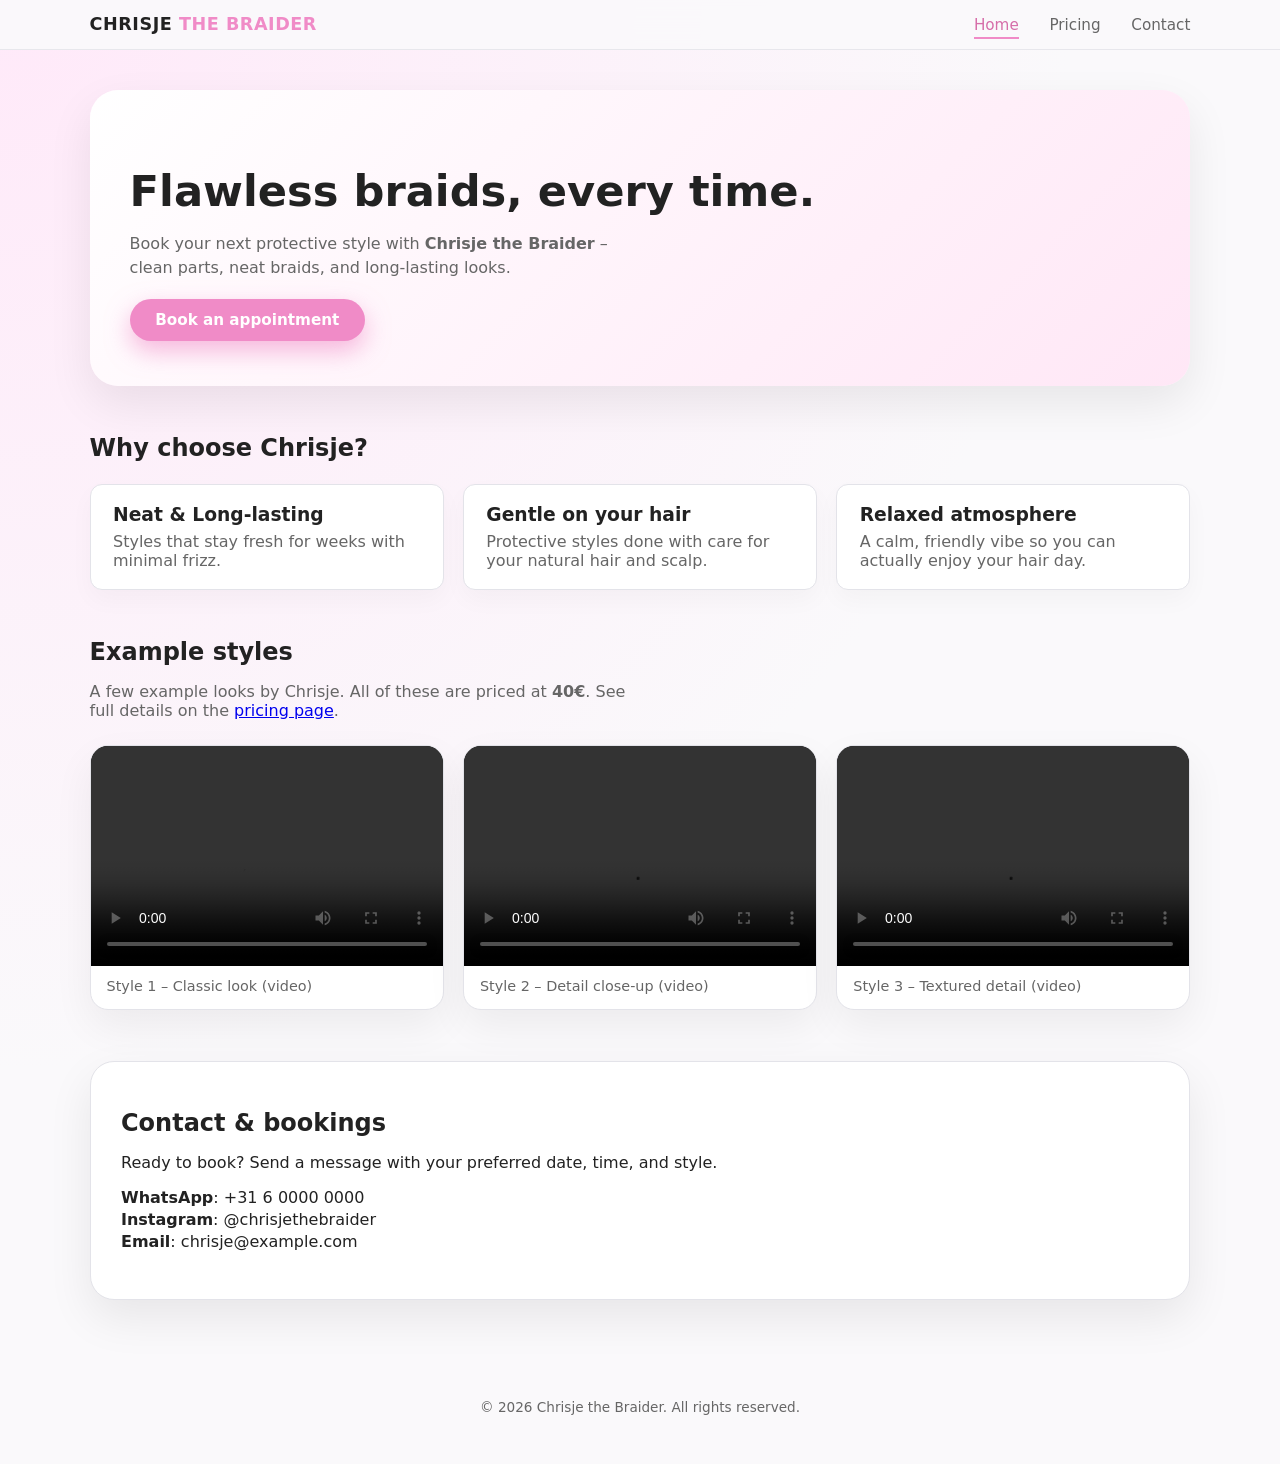
<file: index.html>
<!DOCTYPE html>
<html lang="en">
<head>
  <meta charset="UTF-8" />
  <title>Chrisje the Braider</title>
  <meta name="viewport" content="width=device-width, initial-scale=1" />
  <link rel="stylesheet" href="styles.css" />
</head>
<body>
  <header class="site-header">
    <div class="logo">Chrisje <span>the Braider</span></div>
    <nav>
      <a href="index.html" class="active">Home</a>
      <a href="pricing.html">Pricing</a>
      <a href="#contact">Contact</a>
    </nav>
  </header>

  <main>
    <section class="hero">
      <div class="hero-text">
        <h1>Flawless braids, every time.</h1>
        <p>
          Book your next protective style with <strong>Chrisje the Braider</strong> –
          clean parts, neat braids, and long‑lasting looks.
        </p>
        <a href="#contact" class="btn-primary">Book an appointment</a>
      </div>
    </section>

    <section class="section">
      <h2>Why choose Chrisje?</h2>
      <div class="grid-3">
        <div class="card">
          <h3>Neat & Long‑lasting</h3>
          <p>Styles that stay fresh for weeks with minimal frizz.</p>
        </div>
        <div class="card">
          <h3>Gentle on your hair</h3>
          <p>Protective styles done with care for your natural hair and scalp.</p>
        </div>
        <div class="card">
          <h3>Relaxed atmosphere</h3>
          <p>A calm, friendly vibe so you can actually enjoy your hair day.</p>
        </div>
      </div>
    </section>

    <section class="section">
      <h2>Example styles</h2>
      <p class="section-intro">
        A few example looks by Chrisje. All of these are priced at
        <strong>40€</strong>. See full details on the
        <a href="pricing.html">pricing page</a>.
      </p>

      <div class="gallery">
        <figure>
          <video
            src="assets/style1.mp4"
            controls
            playsinline
            preload="metadata"
            aria-label="Braided hairstyle example 1 video by Chrisje the Braider"
          ></video>
          <figcaption>Style 1 – Classic look (video)</figcaption>
        </figure>
        <figure>
          <video
            src="assets/style2.mp4"
            controls
            playsinline
            preload="metadata"
            aria-label="Braided hairstyle example 2 video by Chrisje the Braider"
          ></video>
          <figcaption>Style 2 – Detail close-up (video)</figcaption>
        </figure>
        <figure>
          <video
            src="assets/style3.mp4"
            controls
            playsinline
            preload="metadata"
            aria-label="Braided hairstyle example 3 video by Chrisje the Braider"
          ></video>
          <figcaption>Style 3 – Textured detail (video)</figcaption>
        </figure>
      </div>
    </section>

    <section id="contact" class="section contact-section">
      <h2>Contact & bookings</h2>
      <p>
        Ready to book? Send a message with your preferred date, time, and style.
      </p>
      <ul class="contact-list">
        <li><strong>WhatsApp</strong>: +31 6 0000 0000</li>
        <li><strong>Instagram</strong>: @chrisjethebraider</li>
        <li><strong>Email</strong>: chrisje@example.com</li>
      </ul>
    </section>
  </main>

  <footer class="site-footer">
    <p>© <span id="year"></span> Chrisje the Braider. All rights reserved.</p>
  </footer>

  <script>
    document.getElementById("year").textContent = new Date().getFullYear();
  </script>
</body>
</html>
</file>
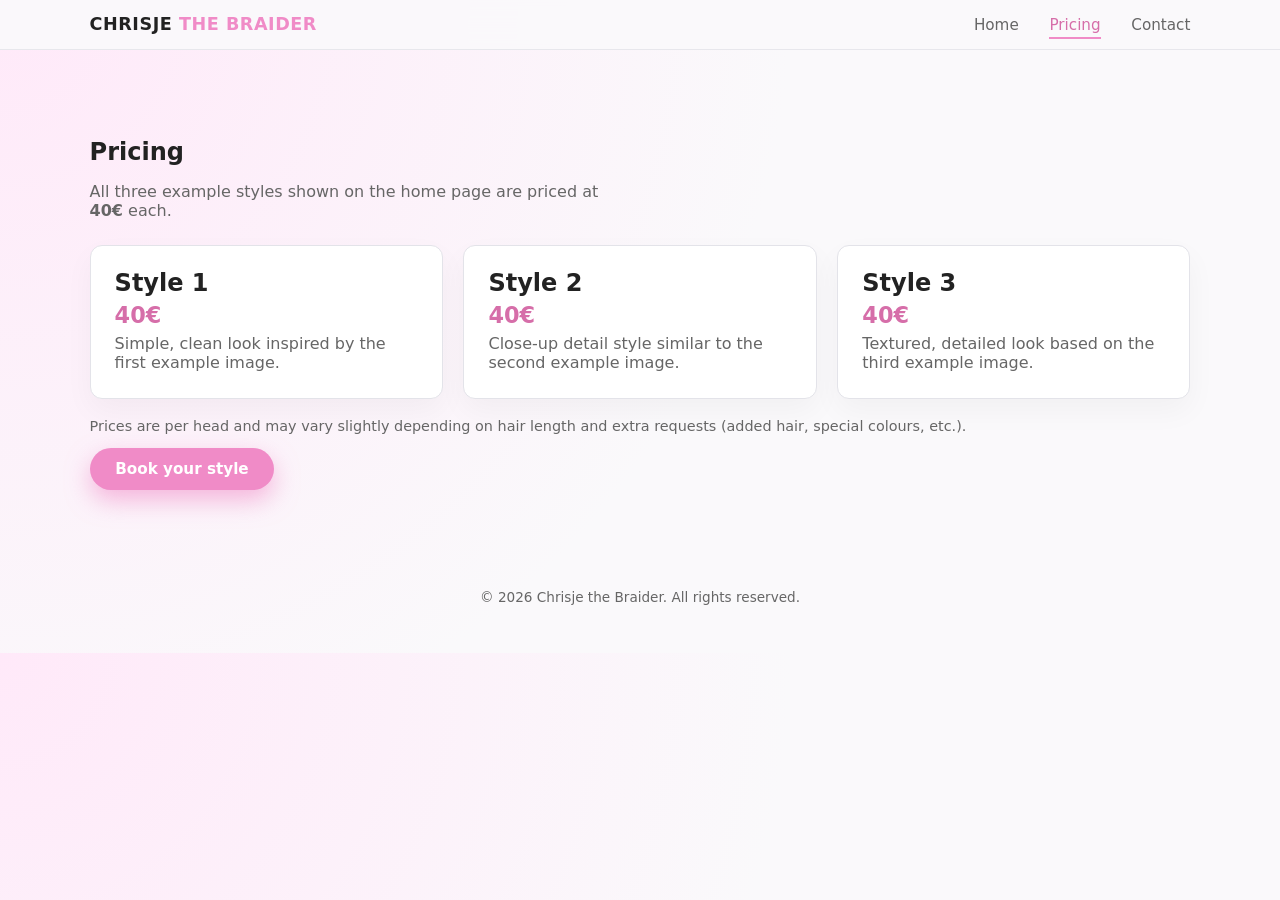
<file: pricing.html>
<!DOCTYPE html>
<html lang="en">
<head>
  <meta charset="UTF-8" />
  <title>Pricing – Chrisje the Braider</title>
  <meta name="viewport" content="width=device-width, initial-scale=1" />
  <link rel="stylesheet" href="styles.css" />
</head>
<body>
  <header class="site-header">
    <div class="logo">Chrisje <span>the Braider</span></div>
    <nav>
      <a href="index.html">Home</a>
      <a href="pricing.html" class="active">Pricing</a>
      <a href="index.html#contact">Contact</a>
    </nav>
  </header>

  <main>
    <section class="section">
      <h1>Pricing</h1>
      <p class="section-intro">
        All three example styles shown on the home page are priced at
        <strong>40€</strong> each.
      </p>

      <div class="pricing-grid">
        <article class="price-card">
          <h2>Style 1</h2>
          <p class="price">40€</p>
          <p>Simple, clean look inspired by the first example image.</p>
        </article>
        <article class="price-card">
          <h2>Style 2</h2>
          <p class="price">40€</p>
          <p>Close‑up detail style similar to the second example image.</p>
        </article>
        <article class="price-card">
          <h2>Style 3</h2>
          <p class="price">40€</p>
          <p>Textured, detailed look based on the third example image.</p>
        </article>
      </div>

      <p class="note">
        Prices are per head and may vary slightly depending on hair length and
        extra requests (added hair, special colours, etc.).
      </p>

      <a href="index.html#contact" class="btn-primary">Book your style</a>
    </section>
  </main>

  <footer class="site-footer">
    <p>© <span id="year"></span> Chrisje the Braider. All rights reserved.</p>
  </footer>

  <script>
    document.getElementById("year").textContent = new Date().getFullYear();
  </script>
</body>
</html>
</file>
<file: styles.css>
:root {
  --bg: #faf9fb;
  --card-bg: #ffffff;
  --accent: #f08bc7;
  --accent-dark: #d66ea9;
  --text: #222222;
  --muted: #666666;
  --border: #e3e3e9;
  --radius-lg: 18px;
  --radius-md: 12px;
  --shadow-soft: 0 18px 45px rgba(0, 0, 0, 0.08);
  --transition: 0.2s ease-out;
  --font-main: system-ui, -apple-system, BlinkMacSystemFont, "Segoe UI", sans-serif;
}

*,
*::before,
*::after {
  box-sizing: border-box;
}

body {
  margin: 0;
  font-family: var(--font-main);
  color: var(--text);
  background: radial-gradient(circle at top left, #ffe9f9, #faf9fb 55%);
}

.site-header {
  position: sticky;
  top: 0;
  z-index: 10;
  backdrop-filter: blur(14px);
  background: rgba(250, 249, 251, 0.92);
  border-bottom: 1px solid rgba(227, 227, 233, 0.8);
  display: flex;
  align-items: center;
  justify-content: space-between;
  padding: 0.9rem 7vw;
}

.logo {
  font-weight: 800;
  letter-spacing: 0.03em;
  font-size: 1.1rem;
  text-transform: uppercase;
}
.logo span {
  color: var(--accent);
}

nav a {
  margin-left: 1.6rem;
  text-decoration: none;
  font-size: 0.95rem;
  color: var(--muted);
  padding-bottom: 0.2rem;
  border-bottom: 2px solid transparent;
  transition: color var(--transition), border-color var(--transition);
}
nav a:hover {
  color: var(--text);
}
nav a.active {
  color: var(--accent-dark);
  border-color: var(--accent);
}

main {
  padding: 2.5rem 7vw 3.5rem;
}

.hero {
  display: grid;
  grid-template-columns: minmax(0, 1.3fr);
  align-items: center;
  gap: 2.5rem;
  padding: 2.5rem 2.5rem 2.8rem;
  background: linear-gradient(135deg, #ffffff, #ffe7f6);
  border-radius: 28px;
  box-shadow: var(--shadow-soft);
}

.hero-text h1 {
  font-size: clamp(2rem, 4vw, 2.7rem);
  margin-bottom: 0.6rem;
}
.hero-text p {
  color: var(--muted);
  max-width: 32rem;
  line-height: 1.5;
  margin-bottom: 1.2rem;
}

.btn-primary {
  display: inline-block;
  padding: 0.75rem 1.6rem;
  border-radius: 999px;
  border: none;
  background: var(--accent);
  color: #fff;
  font-weight: 600;
  font-size: 0.95rem;
  text-decoration: none;
  box-shadow: 0 10px 25px rgba(240, 139, 199, 0.6);
  transition: background var(--transition), transform var(--transition),
    box-shadow var(--transition);
}
.btn-primary:hover {
  background: var(--accent-dark);
  transform: translateY(-1px);
  box-shadow: 0 14px 30px rgba(240, 139, 199, 0.7);
}

.section {
  margin-top: 3rem;
}
.section h2,
.section h1 {
  margin-bottom: 0.8rem;
}
.section-intro {
  color: var(--muted);
  max-width: 34rem;
}

.grid-3 {
  display: grid;
  grid-template-columns: repeat(auto-fit, minmax(190px, 1fr));
  gap: 1.2rem;
  margin-top: 1.4rem;
}

.card {
  background: var(--card-bg);
  border-radius: var(--radius-md);
  padding: 1.2rem 1.4rem;
  border: 1px solid var(--border);
  box-shadow: 0 10px 25px rgba(0, 0, 0, 0.03);
}
.card h3 {
  margin-top: 0;
  margin-bottom: 0.4rem;
}
.card p {
  margin: 0;
  color: var(--muted);
}

.gallery {
  margin-top: 1.6rem;
  display: grid;
  grid-template-columns: repeat(auto-fit, minmax(210px, 1fr));
  gap: 1.2rem;
}

.gallery figure {
  margin: 0;
  background: var(--card-bg);
  border-radius: var(--radius-lg);
  overflow: hidden;
  border: 1px solid var(--border);
  box-shadow: 0 16px 40px rgba(0, 0, 0, 0.06);
  display: flex;
  flex-direction: column;
}

.gallery img {
  width: 100%;
  height: 220px;
  object-fit: cover;
}

.gallery video {
  width: 100%;
  height: 220px;
  object-fit: cover;
  background: #000;
}

.gallery figcaption {
  padding: 0.75rem 1rem 0.9rem;
  font-size: 0.9rem;
  color: var(--muted);
}

.contact-section {
  background: #ffffff;
  border-radius: 24px;
  padding: 1.7rem 1.9rem 2rem;
  margin-top: 3.2rem;
  border: 1px solid var(--border);
  box-shadow: var(--shadow-soft);
}

.contact-list {
  list-style: none;
  padding-left: 0;
  margin-top: 0.8rem;
}
.contact-list li {
  margin-bottom: 0.2rem;
}

.pricing-grid {
  display: grid;
  grid-template-columns: repeat(auto-fit, minmax(210px, 1fr));
  gap: 1.3rem;
  margin-top: 1.6rem;
}

.price-card {
  background: var(--card-bg);
  border-radius: var(--radius-md);
  padding: 1.4rem 1.5rem 1.6rem;
  border: 1px solid var(--border);
  box-shadow: 0 12px 30px rgba(0, 0, 0, 0.04);
}
.price-card h2 {
  margin-top: 0;
  margin-bottom: 0.3rem;
}
.price-card .price {
  font-size: 1.4rem;
  font-weight: 700;
  margin: 0 0 0.4rem;
  color: var(--accent-dark);
}
.price-card p {
  margin: 0;
  color: var(--muted);
}

.note {
  margin-top: 1.2rem;
  color: var(--muted);
  font-size: 0.9rem;
}

.site-footer {
  text-align: center;
  padding: 1.8rem 7vw 2.2rem;
  color: var(--muted);
  font-size: 0.85rem;
}

@media (max-width: 768px) {
  .site-header {
    padding-inline: 5vw;
  }
  nav a {
    margin-left: 1rem;
  }
  main {
    padding-inline: 5vw;
  }
  .hero {
    padding: 1.8rem 1.6rem 2rem;
  }
}
</file>
